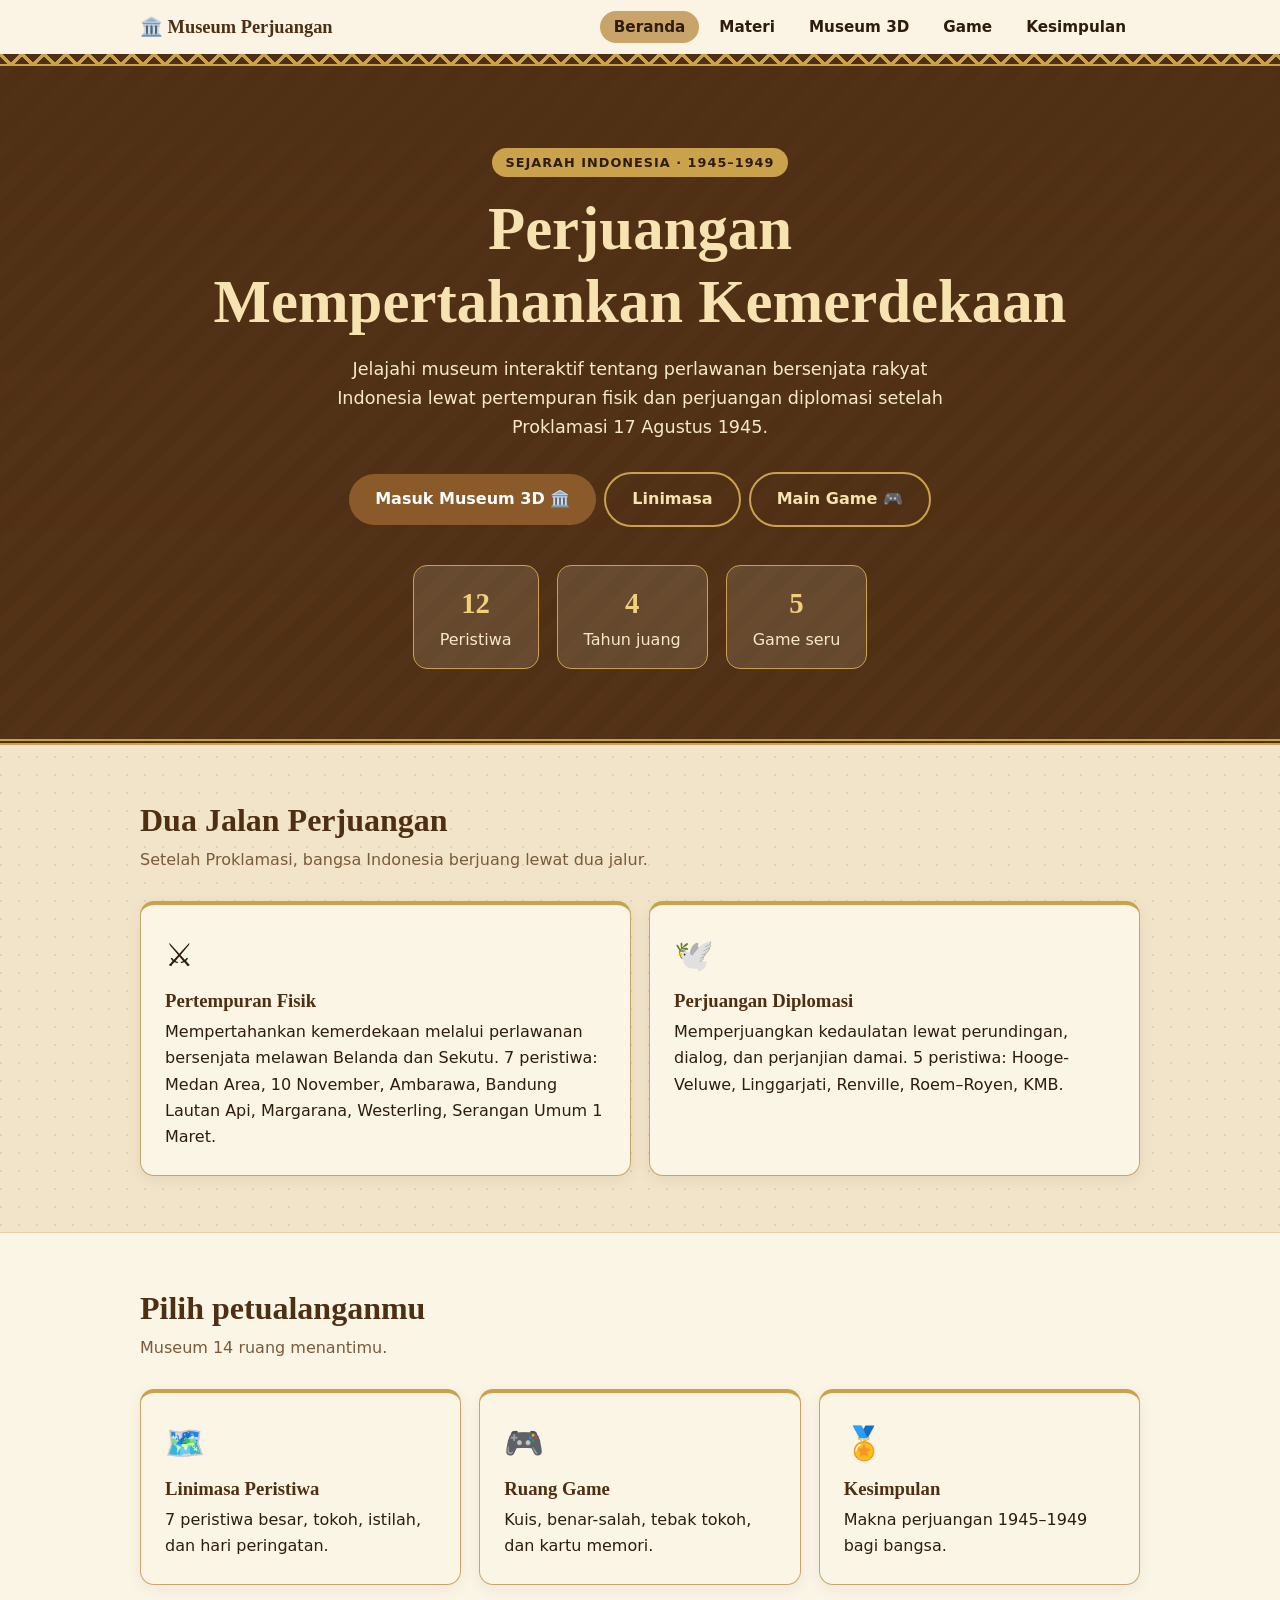
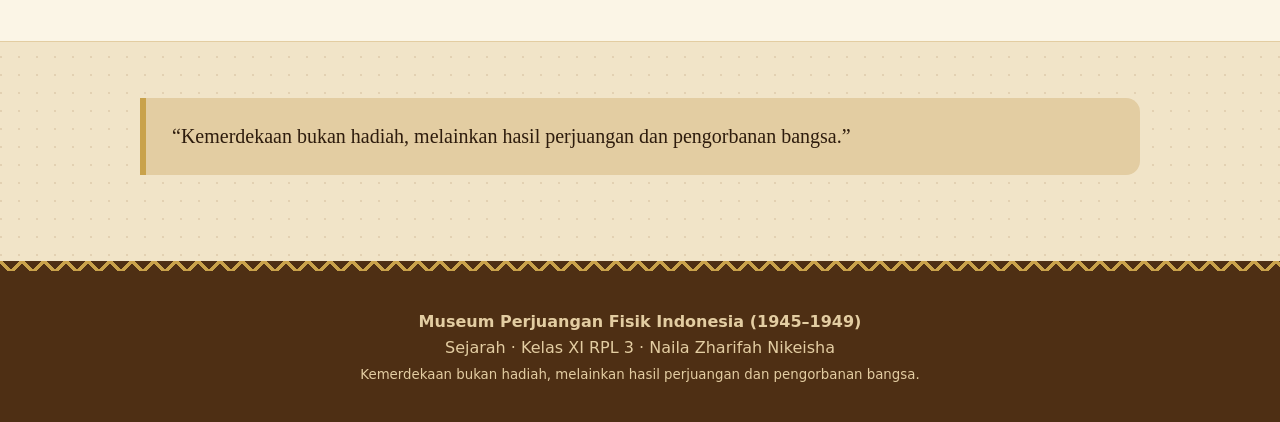
<file: index.html>
<!DOCTYPE html><html lang="id"><head><meta charset="utf-8"><meta name="viewport" content="width=device-width,initial-scale=1"><title>Beranda | Museum Perjuangan</title><link rel="stylesheet" href="style.css"></head><body><header id="nav"></header><div class="hero"><div class="wrap"><span class="tag">Sejarah Indonesia · 1945–1949</span><h1>Perjuangan<br>Mempertahankan Kemerdekaan</h1><p>Jelajahi museum interaktif tentang perlawanan bersenjata rakyat Indonesia lewat pertempuran fisik dan perjuangan diplomasi setelah Proklamasi 17 Agustus 1945.</p><a class="btn" href="museum.html">Masuk Museum 3D 🏛️</a><a class="btn o" href="materi.html">Linimasa</a><a class="btn o" href="game.html">Main Game 🎮</a>
<div class="stats"><div><b>12</b>Peristiwa</div><div><b>4</b>Tahun juang</div><div><b>5</b>Game seru</div></div></div></div>
<section><div class="wrap"><h2>Dua Jalan Perjuangan</h2><p class="sub">Setelah Proklamasi, bangsa Indonesia berjuang lewat dua jalur.</p><div class="grid"><div class="card"><div class="ic">⚔️</div><h3>Pertempuran Fisik</h3>Mempertahankan kemerdekaan melalui perlawanan bersenjata melawan Belanda dan Sekutu. 7 peristiwa: Medan Area, 10 November, Ambarawa, Bandung Lautan Api, Margarana, Westerling, Serangan Umum 1 Maret.</div><div class="card"><div class="ic">🕊️</div><h3>Perjuangan Diplomasi</h3>Memperjuangkan kedaulatan lewat perundingan, dialog, dan perjanjian damai. 5 peristiwa: Hooge-Veluwe, Linggarjati, Renville, Roem–Royen, KMB.</div></div></div></section>
<section class="alt"><div class="wrap"><h2>Pilih petualanganmu</h2><p class="sub">Museum 14 ruang menantimu.</p><div class="grid"><a class="card" href="materi.html"><div class="ic">🗺️</div><h3>Linimasa Peristiwa</h3>7 peristiwa besar, tokoh, istilah, dan hari peringatan.</a><a class="card" href="game.html"><div class="ic">🎮</div><h3>Ruang Game</h3>Kuis, benar-salah, tebak tokoh, dan kartu memori.</a><a class="card" href="kesimpulan.html"><div class="ic">🏅</div><h3>Kesimpulan</h3>Makna perjuangan 1945–1949 bagi bangsa.</a></div></div></section>
<section><div class="wrap"><blockquote>“Kemerdekaan bukan hadiah, melainkan hasil perjuangan dan pengorbanan bangsa.”</blockquote></div></section><footer id="ft"></footer><script src="data.js"></script><script src="app.js"></script></body></html>
</file>
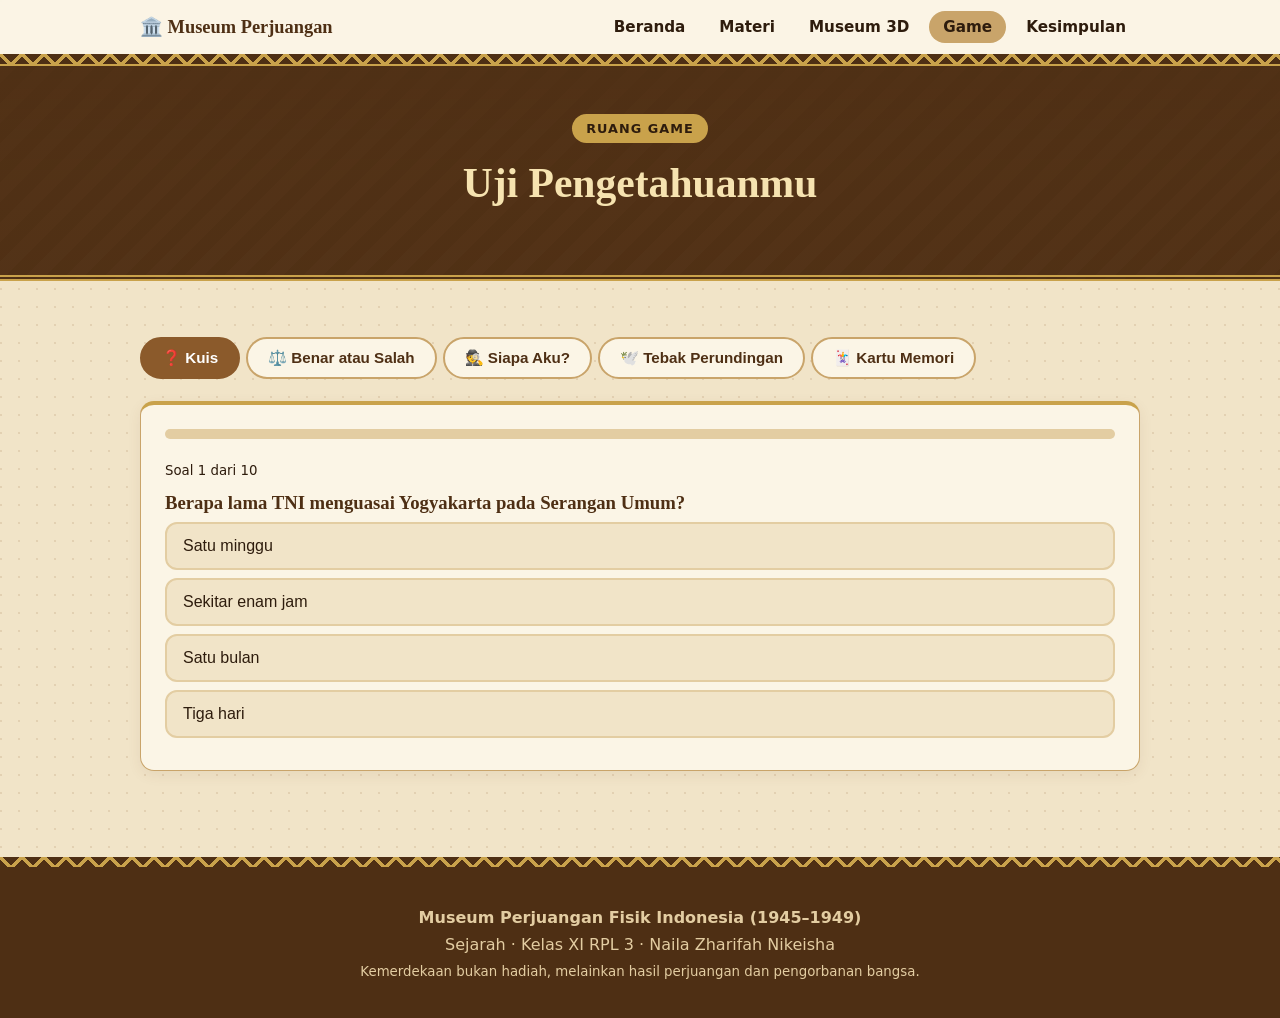
<file: game.html>
<!DOCTYPE html>
<html lang="id">
<head>
<meta charset="utf-8">
<meta name="viewport" content="width=device-width,initial-scale=1">
<title>Game | Museum Perjuangan</title>
<link rel="stylesheet" href="style.css">
</head>
<body>
<header id="nav"></header>

<div class="hero" style="padding:50px 0">
  <div class="wrap">
    <span class="tag">Ruang Game</span>
    <h1 style="font-size:2.6rem">Uji Pengetahuanmu</h1>
  </div>
</div>

<section>
  <div class="wrap">
    <div class="tabs">
      <button class="on" data-t="q">❓ Kuis</button>
      <button data-t="b">⚖️ Benar atau Salah</button>
      <button data-t="s">🕵️ Siapa Aku?</button>
      <button data-t="d">🕊️ Tebak Perundingan</button>
      <button data-t="k">🃏 Kartu Memori</button>
    </div>
    <div class="card">
      <div class="pane on" id="q"></div>
      <div class="pane" id="b"></div>
      <div class="pane" id="s"></div>
      <div class="pane" id="d"></div>
      <div class="pane" id="k"></div>
    </div>
  </div>
</section>

<footer id="ft"></footer>
<script src="data.js"></script>
<script src="app.js"></script>
<script src="game.js"></script>
</body>
</html>
</file>
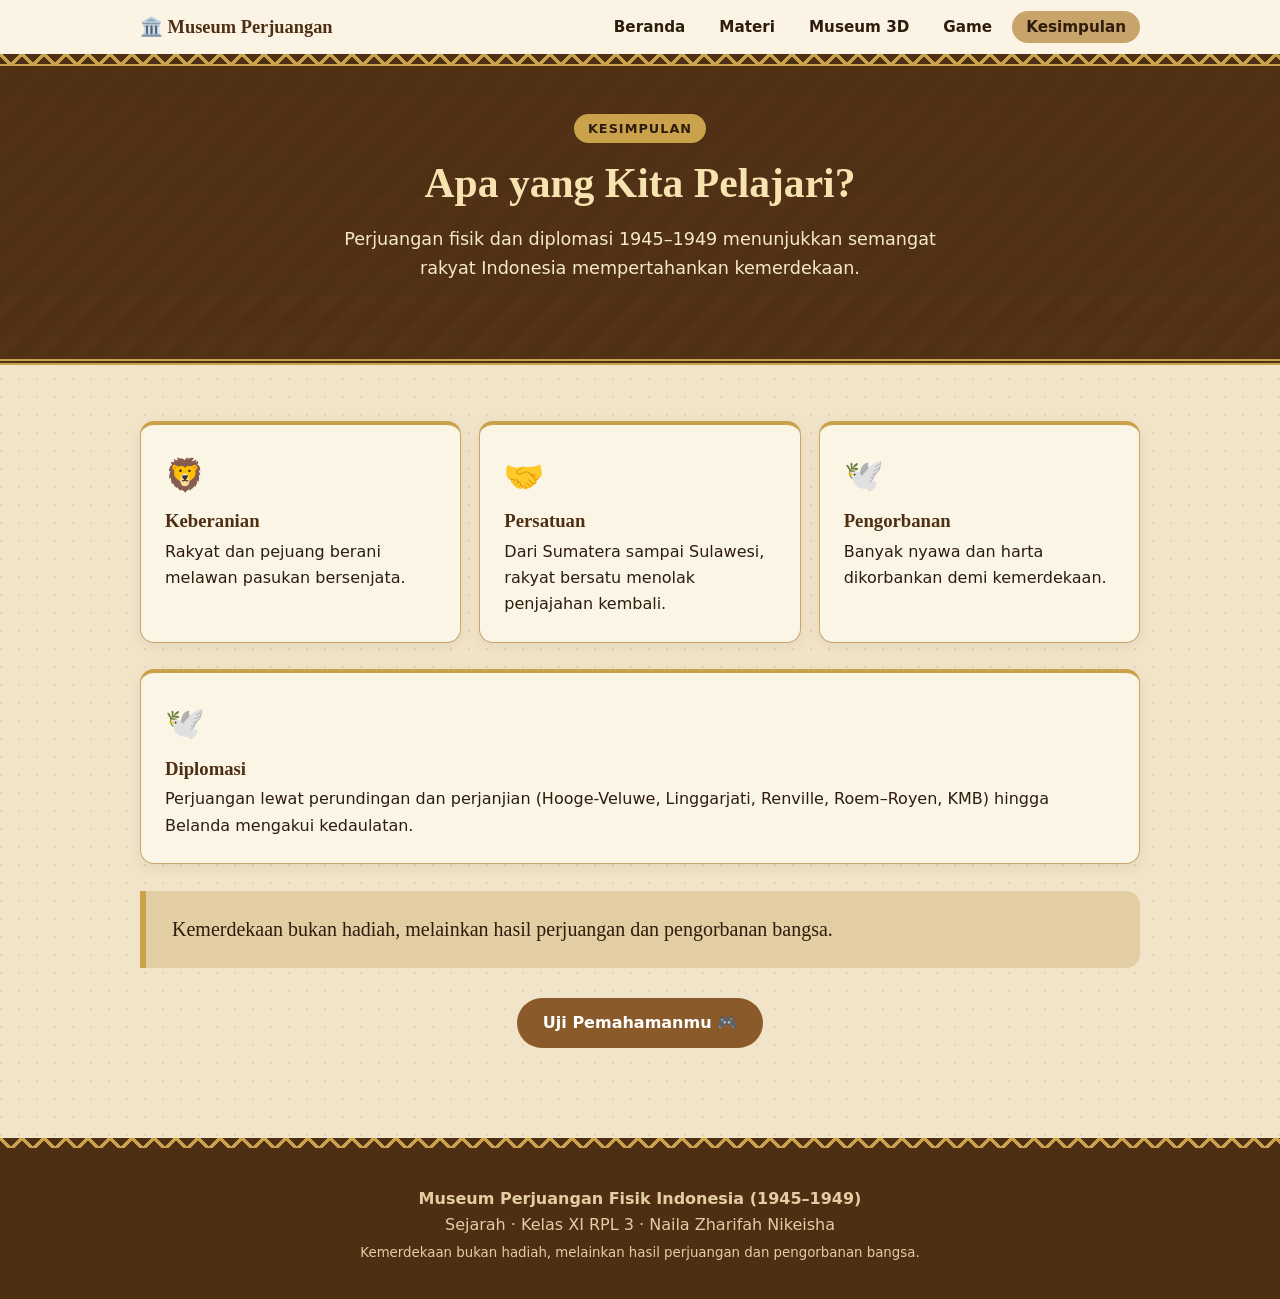
<file: kesimpulan.html>
<!DOCTYPE html><html lang="id"><head><meta charset="utf-8"><meta name="viewport" content="width=device-width,initial-scale=1"><title>Kesimpulan | Museum Perjuangan</title><link rel="stylesheet" href="style.css"></head><body><header id="nav"></header><div class="hero" style="padding:50px 0"><div class="wrap"><span class="tag">Kesimpulan</span><h1 style="font-size:2.6rem">Apa yang Kita Pelajari?</h1><p>Perjuangan fisik dan diplomasi 1945–1949 menunjukkan semangat rakyat Indonesia mempertahankan kemerdekaan.</p></div></div>
<section><div class="wrap"><div class="grid"><div class="card"><div class="ic">🦁</div><h3>Keberanian</h3>Rakyat dan pejuang berani melawan pasukan bersenjata.</div><div class="card"><div class="ic">🤝</div><h3>Persatuan</h3>Dari Sumatera sampai Sulawesi, rakyat bersatu menolak penjajahan kembali.</div><div class="card"><div class="ic">🕊️</div><h3>Pengorbanan</h3>Banyak nyawa dan harta dikorbankan demi kemerdekaan.</div></div><br><div class="grid"><div class="card"><div class="ic">🕊️</div><h3>Diplomasi</h3>Perjuangan lewat perundingan dan perjanjian (Hooge-Veluwe, Linggarjati, Renville, Roem–Royen, KMB) hingga Belanda mengakui kedaulatan.</div></div><br><blockquote>Kemerdekaan bukan hadiah, melainkan hasil perjuangan dan pengorbanan bangsa.</blockquote><p style="text-align:center;margin-top:26px"><a class="btn" href="game.html">Uji Pemahamanmu 🎮</a></p></div></section><footer id="ft"></footer><script src="data.js"></script><script src="app.js"></script></body></html>
</file>
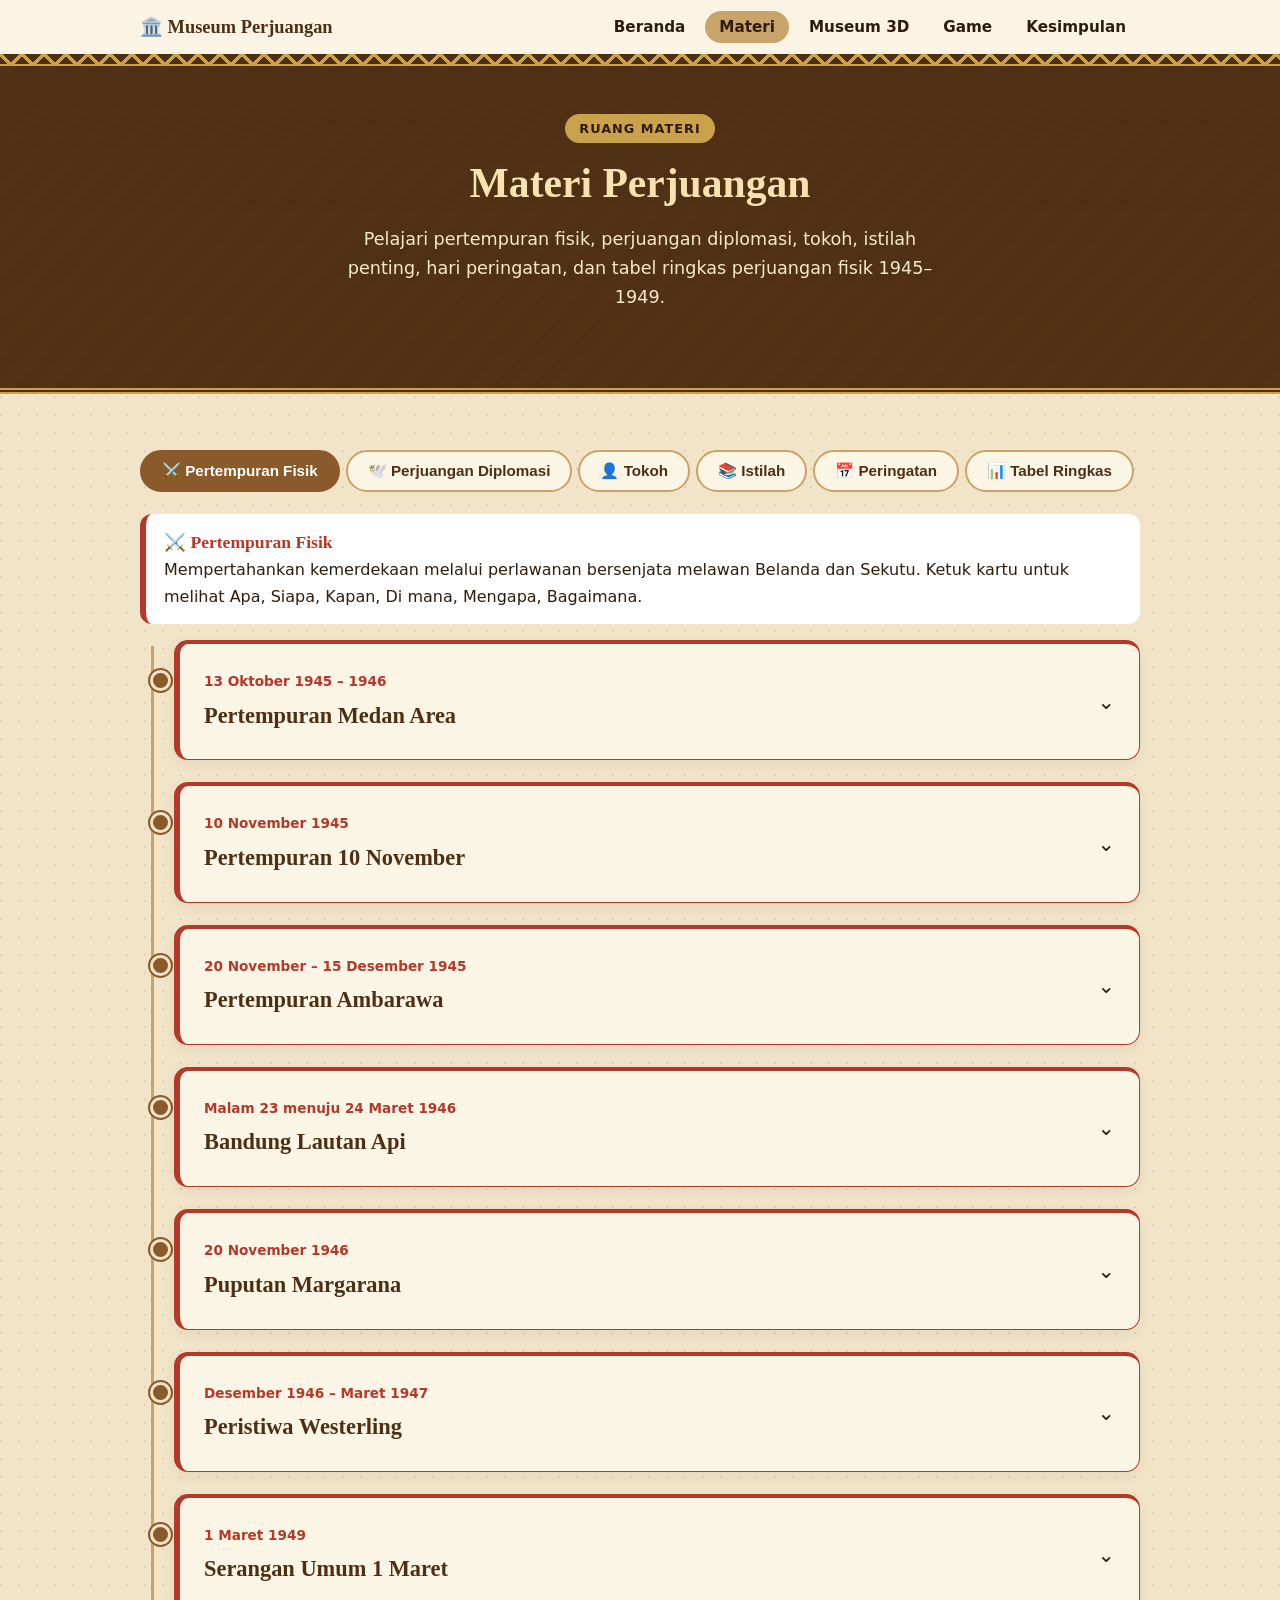
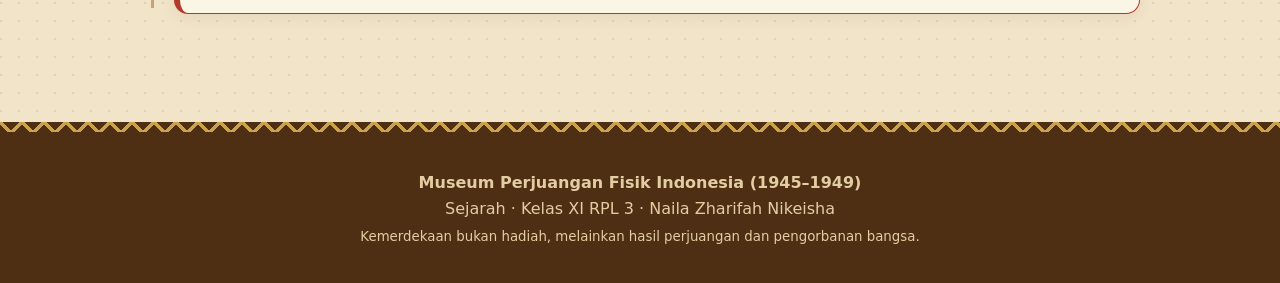
<file: materi.html>
<!DOCTYPE html>
<html lang="id">
<head>
<meta charset="utf-8">
<meta name="viewport" content="width=device-width,initial-scale=1">
<title>Materi | Museum Perjuangan</title>
<link rel="stylesheet" href="style.css">
</head>
<body>
<header id="nav"></header>

<div class="hero" style="padding:50px 0">
  <div class="wrap">
    <span class="tag">Ruang Materi</span>
    <h1 style="font-size:2.6rem">Materi Perjuangan</h1>
    <p>Pelajari pertempuran fisik, perjuangan diplomasi, tokoh, istilah penting, hari peringatan, dan tabel ringkas perjuangan fisik 1945–1949.</p>
  </div>
</div>

<section>
  <div class="wrap">
    <div class="tabs">
      <button class="on" data-t="p1">⚔️ Pertempuran Fisik</button>
      <button data-t="p6">🕊️ Perjuangan Diplomasi</button>
      <button data-t="p2">👤 Tokoh</button>
      <button data-t="p3">📚 Istilah</button>
      <button data-t="p4">📅 Peringatan</button>
      <button data-t="p5">📊 Tabel Ringkas</button>
    </div>
    <div class="pane on" id="p1"><div class="kind fz"><b>⚔️ Pertempuran Fisik</b>Mempertahankan kemerdekaan melalui perlawanan bersenjata melawan Belanda dan Sekutu. Ketuk kartu untuk melihat Apa, Siapa, Kapan, Di mana, Mengapa, Bagaimana.</div><div class="tl" id="tl"></div></div>
    <div class="pane" id="p6"><div class="kind dp"><b>🕊️ Perjuangan Diplomasi</b>Upaya mencapai, mempertahankan, atau memperjuangkan kedaulatan melalui perundingan, dialog, dan perjanjian damai alih-alih pertempuran bersenjata.</div><div class="tl" id="td"></div><div class="kind dp" style="margin-top:18px"><b>Kesimpulan</b>Perjuangan diplomasi adalah perjuangan melalui perundingan dan perjanjian untuk mempertahankan kemerdekaan serta mendapatkan pengakuan kedaulatan dari Belanda: Hooge-Veluwe, Linggarjati, Renville, Roem–Royen, dan KMB.</div></div>
    <div class="pane" id="p2"><p class="note">Tokoh-tokoh yang terlibat dalam peristiwa perjuangan fisik.</p><div class="grid" id="tk"></div></div>
    <div class="pane" id="p3"><p class="note">Istilah penting yang sering muncul pada materi perjuangan fisik.</p><div class="grid" id="is"></div></div>
    <div class="pane" id="p4"><p class="note">Materi tambahan: hari peringatan yang berkaitan dengan peristiwa perjuangan fisik.</p><div class="grid" id="pm"></div></div>
    <div class="pane" id="p5"><div class="ov" id="tb"></div></div>
  </div>
</section>

<footer id="ft"></footer>
<script src="data.js"></script>
<script src="app.js"></script>
<script src="materi.js"></script>
</body>
</html>
</file>
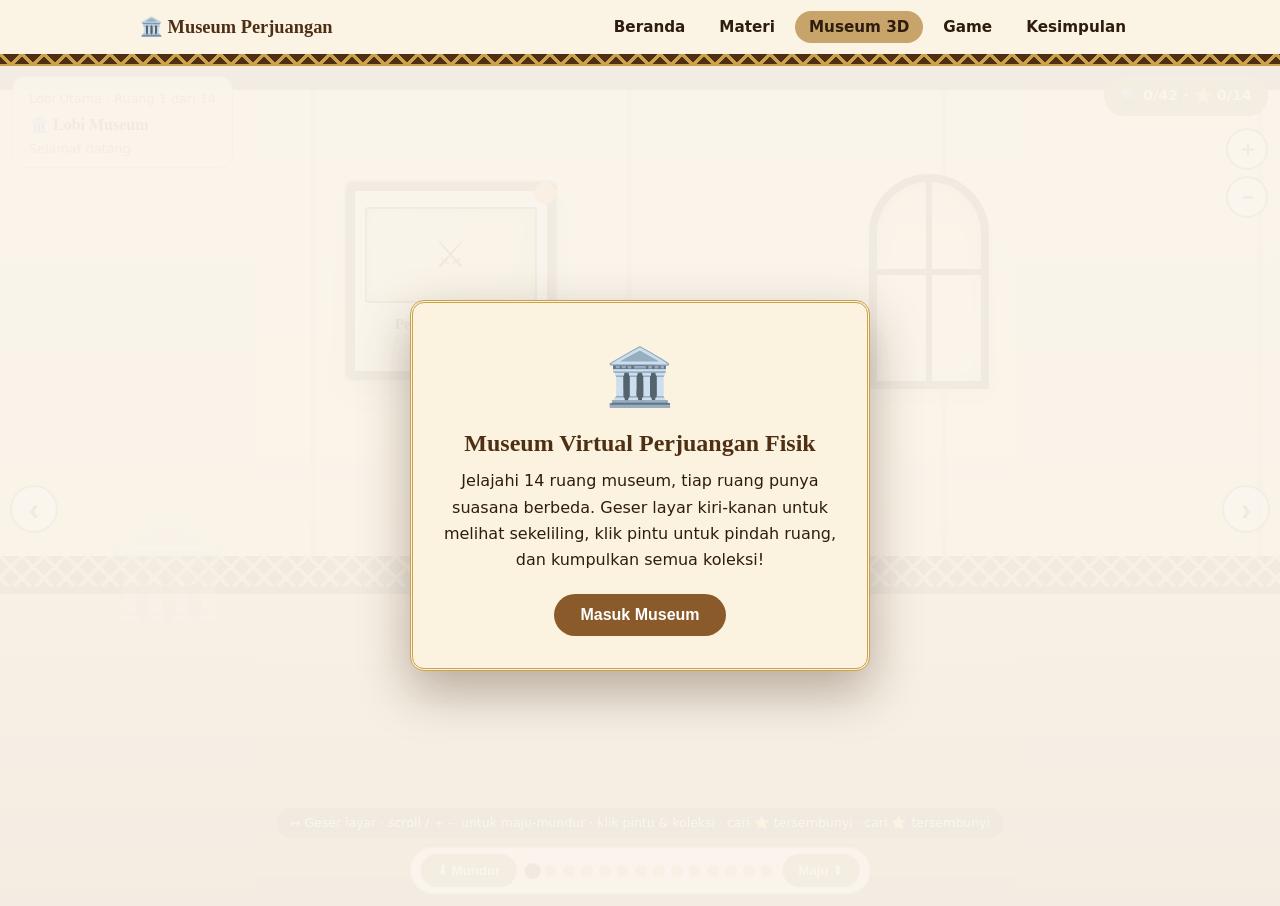
<file: museum.html>
<!DOCTYPE html>
<html lang="id">
<head>
<meta charset="utf-8">
<meta name="viewport" content="width=device-width,initial-scale=1">
<title>Museum 3D | Museum Perjuangan</title>
<link rel="stylesheet" href="style.css">
<link rel="stylesheet" href="museum.css">
</head>
<body class="mus">
<header id="nav"></header>
<main id="stage">
  <div id="zoom"><div id="pano"><div class="wall"></div><div class="floor"></div><div id="items"></div></div></div>
  <div id="hud"><div id="rt"></div></div>
  <div id="cnt"></div>
  <div id="zc"><button id="zi" aria-label="Perbesar">＋</button><button id="zo" aria-label="Perkecil">－</button></div>
  <button class="ar l" id="pl" aria-label="Geser kiri">‹</button>
  <button class="ar r" id="pr" aria-label="Geser kanan">›</button>
  <div id="hint">↔ Geser layar · scroll / ＋－ untuk maju-mundur · klik pintu & koleksi · cari ⭐ tersembunyi · cari ⭐ tersembunyi</div>
  <div id="ctl"><button id="back">⬇ Mundur</button><div id="dots"></div><button id="fwd">Maju ⬆</button></div>
  <div id="modal"></div>
  <div id="intro"><div class="mc"><div class="mi">🏛️</div><h2>Museum Virtual Perjuangan Fisik</h2><p>Jelajahi 14 ruang museum, tiap ruang punya suasana berbeda. Geser layar kiri-kanan untuk melihat sekeliling, klik pintu untuk pindah ruang, dan kumpulkan semua koleksi!</p><button class="btn" id="go">Masuk Museum</button></div></div>
</main>
<footer id="ft"></footer>
<script src="data.js"></script>
<script src="app.js"></script>
<script src="museum.js"></script>
</body>
</html>
</file>
<file: style.css>
:root{--c1:#f1e4c8;--c2:#e3cda2;--c3:#c9a46a;--c4:#8b5a2b;--c5:#4e2f14;--ink:#2e1c0d;--w:#fbf5e6;--r:14px;--gold:#c9a24b}
*{box-sizing:border-box;margin:0}html{scroll-behavior:smooth}
body{font-family:'Segoe UI',system-ui,sans-serif;background:var(--c1);color:var(--ink);line-height:1.65}
h1,h2,h3{font-family:Georgia,'Times New Roman',serif;line-height:1.2}
a{color:inherit}.wrap{max-width:1040px;margin:auto;padding:0 20px}
header{position:sticky;top:0;z-index:9;background:rgba(255,255,255,.92);backdrop-filter:blur(8px);border-bottom:3px double var(--c3)}
header .wrap{display:flex;align-items:center;justify-content:space-between;padding:12px 20px;position:relative}
.brand{font-family:Georgia,serif;font-weight:700;text-decoration:none;color:var(--c5);font-size:1.15rem}
nav a{margin-left:6px;padding:7px 14px;border-radius:99px;text-decoration:none;font-weight:600;font-size:.95rem}
nav a:hover,nav a.on{background:var(--c3);color:var(--ink)}#bt{display:none;background:none;border:0;font-size:1.6rem;cursor:pointer;color:var(--c5)}
.hero{background:linear-gradient(160deg,var(--c2),var(--w));text-align:center;padding:84px 0 70px;border-bottom:1px solid var(--c3)}
.tag{display:inline-block;background:var(--c3);color:var(--ink);padding:4px 14px;border-radius:99px;font-size:.8rem;font-weight:700;letter-spacing:.08em;text-transform:uppercase}
.hero h1{font-size:clamp(2.2rem,6vw,3.8rem);color:var(--c5);margin:16px 0}.hero p{max-width:620px;margin:0 auto 26px;font-size:1.1rem}
.btn{display:inline-block;background:var(--c4);color:#fff;padding:12px 26px;border-radius:99px;text-decoration:none;font-weight:700;border:0;cursor:pointer;font-size:1rem;margin:4px;transition:.2s}
.btn:hover{background:var(--c5);transform:translateY(-2px)}.btn.o{background:var(--w);color:var(--c5);border:2px solid var(--c4)}
section{padding:56px 0}section h2{font-size:2rem;color:var(--c5);margin-bottom:8px}.sub{color:#7a5a3a;margin-bottom:28px}
.grid{display:grid;grid-template-columns:repeat(auto-fit,minmax(230px,1fr));gap:18px}
.card{background:var(--w);border:1px solid var(--c2);border-radius:var(--r);padding:24px;box-shadow:0 4px 14px rgba(107,68,38,.08);transition:.25s}
a.card{text-decoration:none;display:block}.card:hover{transform:translateY(-5px);box-shadow:0 10px 24px rgba(107,68,38,.16)}
.card .ic{font-size:2rem}.card h3{margin:8px 0 6px;color:var(--c5)}
.stats{display:flex;gap:18px;justify-content:center;flex-wrap:wrap;margin-top:34px}.stats div{background:var(--w);border:1px solid var(--c3);border-radius:var(--r);padding:14px 26px}
.stats b{display:block;font-size:1.8rem;color:var(--c4);font-family:Georgia,serif}
.alt{background:var(--w);border-block:1px solid var(--c2)}
blockquote{background:var(--c2);border-left:6px solid var(--c4);padding:22px 26px;border-radius:0 var(--r) var(--r) 0;font-family:Georgia,serif;font-size:1.25rem}
.tl{position:relative;padding-left:34px}.tl:before{content:"";position:absolute;left:11px;top:6px;bottom:6px;width:3px;background:var(--c3)}
.ev{position:relative;margin-bottom:22px;opacity:0;transform:translateY(24px);transition:.6s}.ev.in{opacity:1;transform:none}
.ev:before{content:"";position:absolute;left:-30px;top:26px;width:15px;height:15px;border-radius:50%;background:var(--c4);border:3px solid var(--c1);box-shadow:0 0 0 2px var(--c4)}
.ev .hd{cursor:pointer;display:flex;justify-content:space-between;gap:12px;align-items:center}.ev .dt{font-size:.85rem;font-weight:700;color:var(--c4)}
.ev h3{font-size:1.4rem;color:var(--c5)}.ev .bd{display:none;margin-top:16px;gap:12px;grid-template-columns:repeat(auto-fit,minmax(220px,1fr))}.ev.open .bd{display:grid}
.ev .bd div{background:var(--c1);border-radius:12px;padding:12px 14px}.ev .bd small{display:block;font-weight:800;color:var(--c4);text-transform:uppercase;font-size:.72rem;letter-spacing:.06em}
.chev{transition:.3s;font-size:1.3rem}.ev.open .chev{transform:rotate(180deg)}
.tabs{display:flex;gap:8px;flex-wrap:wrap;margin-bottom:22px}.tabs button{padding:10px 20px;border-radius:99px;border:2px solid var(--c3);background:var(--w);font-weight:700;cursor:pointer;color:var(--c5);font-size:.95rem}
.tabs button.on{background:var(--c4);color:#fff;border-color:var(--c4)}.pane{display:none}.pane.on{display:block}
.bar{height:10px;background:var(--c2);border-radius:9px;overflow:hidden;margin-bottom:18px}.bar i{display:block;height:100%;width:0;background:var(--c4);transition:.4s}
.opt{display:block;width:100%;text-align:left;margin:8px 0;padding:13px 16px;background:var(--c1);border:2px solid var(--c2);border-radius:12px;font-size:1rem;cursor:pointer;color:var(--ink);transition:.15s}
.opt:hover:not(:disabled){border-color:var(--c4)}.ok{background:#e4f0d8!important;border-color:#6fa043!important}.no{background:#f7dcd6!important;border-color:#c0584a!important}
.fb{margin-top:12px;padding:12px 16px;border-radius:12px;background:var(--c2);display:none}.score{font-size:3rem;color:var(--c4);font-family:Georgia,serif}
.pick{display:grid;grid-template-columns:repeat(auto-fit,minmax(200px,1fr));gap:12px;margin:14px 0}
.chip{padding:14px;background:var(--c1);border:2px solid var(--c3);border-radius:14px;cursor:pointer;font-weight:600;text-align:center;font-size:1rem;color:var(--ink);transition:.15s}
.chip:hover{border-color:var(--c4);background:var(--c2)}.chip.done{background:#e4f0d8;border-color:#6fa043;pointer-events:none}.chip.sel{background:var(--c3);border-color:var(--c5)}
.shake{animation:sh .3s}@keyframes sh{25%{transform:translateX(-6px)}75%{transform:translateX(6px)}}
.cols{display:grid;grid-template-columns:1fr 1fr;gap:14px}.cols .chip{margin-bottom:10px}
footer{background:var(--c5);color:var(--c2);text-align:center;padding:34px 0;margin-top:30px}
@media(max-width:700px){#bt{display:block}nav{display:none;position:absolute;top:100%;right:20px;left:20px;background:var(--w);border:1px solid var(--c3);border-radius:14px;padding:10px;flex-direction:column}nav.open{display:flex}nav a{display:block;margin:2px 0}}

/* ===== Tema Jawa: sogan + emas + batik ceplok ===== */
:root{--bt:linear-gradient(45deg,transparent 44%,var(--gold) 44% 56%,transparent 56%) 0 0/22px 22px,linear-gradient(-45deg,transparent 44%,var(--gold) 44% 56%,transparent 56%) 0 0/22px 22px,var(--c5)}
body{background:var(--c1) radial-gradient(circle at 1px 1px,rgba(139,90,43,.14) 1px,transparent 1.5px) 0 0/18px 18px}
header{background:rgba(251,245,230,.96);border-bottom:0;box-shadow:0 2px 0 var(--gold)}
header:after{content:"";display:block;height:10px;background:var(--bt)}
.hero{background:linear-gradient(rgba(78,47,20,.9),rgba(78,47,20,.82)),repeating-linear-gradient(135deg,#6b4426 0 14px,#5a3719 14px 28px);color:#f6e9c9;border-bottom:6px double var(--gold)}
.hero h1{color:#f6e3b0}.hero .tag{background:var(--gold);color:#2e1c0d}
.hero .btn.o{background:transparent;color:#f6e3b0;border-color:var(--gold)}.hero .btn.o:hover{background:var(--gold);color:#2e1c0d}
.hero .stats div{background:rgba(251,245,230,.12);border-color:var(--gold);color:#f6e9c9}.hero .stats b{color:#f2cf7a}
.card{border:1px solid var(--c3);border-top:4px solid var(--gold)}
blockquote{border-left-color:var(--gold)}
footer{position:relative;padding-top:48px}footer:before{content:"";position:absolute;top:0;left:0;right:0;height:10px;background:var(--bt)}
.ov{overflow-x:auto}.tbl{width:100%;border-collapse:collapse;background:var(--w);min-width:640px}
.tbl th{background:var(--c5);color:#f6e3b0}.tbl td,.tbl th{padding:10px 12px;border:1px solid var(--c3);text-align:left;vertical-align:top;font-size:.92rem}
.dd{font-family:Georgia,serif;font-size:1.8rem;color:var(--c4);font-weight:700}.note{background:var(--c2);border-left:5px solid var(--gold);padding:10px 16px;border-radius:8px;margin-bottom:20px;font-size:.92rem}
.mem{display:grid;grid-template-columns:repeat(auto-fill,minmax(130px,1fr));gap:10px;margin-top:12px}
.mc2{min-height:104px;border-radius:12px;border:2px solid var(--gold);background:linear-gradient(135deg,var(--c4),var(--c5));color:#f6e3b0;font-size:1.7rem;cursor:pointer;padding:8px;font-family:inherit}
.mc2 .ft{display:none;font-size:.76rem;line-height:1.3}.mc2 .ft:not(.ar){font-size:1rem;font-weight:700}
.mc2.up,.mc2.done{background:var(--w);color:var(--ink)}.mc2.up .ft,.mc2.done .ft{display:block}.mc2.up .bk,.mc2.done .bk{display:none}
.mc2.done{border-color:#6fa043;background:#e4f0d8;pointer-events:none}

.kind{padding:14px 18px;border-radius:12px;margin-bottom:16px;border-left:6px solid;background:#fff}.kind b{display:block;font-family:Georgia,serif;font-size:1.1rem}
.kind.fz,.ev.fz{border-color:#b3392b}.kind.dp,.ev.dp{border-color:#1f6fb2}.ev.dp .dt,.kind.dp b{color:#1f6fb2}.ev.fz .dt,.kind.fz b{color:#b3392b}.ev.dp{border-left:6px solid #1f6fb2}.ev.fz{border-left:6px solid #b3392b}
.tabs{display:flex;flex-wrap:wrap;gap:6px}.ov{overflow-x:auto}.tbl{min-width:560px}
.cf{position:fixed;top:-30px;z-index:99;pointer-events:none;animation:cfa 2.2s ease-in forwards}@keyframes cfa{to{transform:translateY(110vh) rotate(540deg);opacity:.8}}
.toast{position:fixed;left:50%;bottom:24px;transform:translateX(-50%);z-index:99;background:var(--c5);color:#fff;padding:12px 18px;border-radius:14px;max-width:90vw;text-align:center;box-shadow:0 8px 24px rgba(0,0,0,.35);animation:tin .4s}@keyframes tin{from{opacity:0;transform:translate(-50%,20px)}}
@media(max-width:700px){.hero h1{font-size:2rem!important}.btn{margin:4px 2px}.card{padding:14px}.mem{grid-template-columns:repeat(3,1fr)}}
</file>
<file: museum.css>
body.mus{overflow:hidden;height:100dvh}.mus footer{display:none}
#stage{position:relative;height:calc(100dvh - 58px);overflow:hidden;cursor:grab;user-select:none;-webkit-user-select:none;touch-action:none;background:var(--c2)}
#zoom{position:absolute;inset:0}
#pano{position:absolute;top:0;left:0;height:100%;width:220%;--h:28}
.wall{position:absolute;inset:0 0 38% 0;background:repeating-linear-gradient(90deg,transparent 0 11%,rgba(107,68,38,.1) 11% calc(11% + 3px)),linear-gradient(hsl(var(--h) 50% 94%),hsl(var(--h) 45% 82%))}
.wall:before{content:"";position:absolute;left:0;right:0;top:0;height:5%;background:linear-gradient(var(--c5),hsl(var(--h) 40% 38%))}
.floor{position:absolute;inset:62% 0 0 0;border-top:8px solid var(--c5);background:repeating-linear-gradient(transparent 0 34px,rgba(0,0,0,.09) 34px 36px),repeating-linear-gradient(90deg,rgba(0,0,0,.08) 0 2px,transparent 2px 8%),linear-gradient(hsl(var(--h) 35% 66%),hsl(var(--h) 38% 40%))}
#items{position:absolute;inset:0}
.win{position:absolute;top:13%;width:120px;height:215px;transform:translateX(-50%);border:8px solid var(--c5);border-radius:60px 60px 0 0;background:var(--sky);box-shadow:inset 0 0 18px rgba(0,0,0,.25),0 6px 14px rgba(60,35,15,.2)}
.win:after{content:"";position:absolute;inset:0;background:linear-gradient(var(--c5),var(--c5)) center/6px 100% no-repeat,linear-gradient(var(--c5),var(--c5)) center 45%/100% 6px no-repeat}
.ex{position:absolute;top:14%;transform:translateX(-50%);cursor:pointer;transition:transform .2s}
.ex:hover{transform:translateX(-50%) scale(1.07)}
.fr{position:relative;width:210px;background:#fffdf8;border:9px solid #8a5a2e;outline:2px solid var(--c3);border-radius:6px;box-shadow:0 12px 24px rgba(60,35,15,.3);padding:16px 10px;text-align:center}
.fr .ic{font-size:3rem;line-height:1.2}.fr b{display:block;font-family:Georgia,serif;color:var(--c5);font-size:.95rem}
.hot{position:absolute;right:-9px;top:-9px;width:22px;height:22px;border-radius:50%;background:#e0903f;animation:pl 1.6s infinite}
@keyframes pl{0%{box-shadow:0 0 0 0 rgba(224,144,63,.7)}100%{box-shadow:0 0 0 16px transparent}}
.seen .hot{background:#6fa043;animation:none;color:#fff;font-size:.8rem;text-align:center;line-height:22px}.seen .hot:after{content:"✓"}
.big{top:30%}.big .fr{width:250px;background:radial-gradient(#fff,var(--c2))}.big .ic{font-size:5rem;animation:fl 3s ease-in-out infinite}
@keyframes fl{50%{transform:translateY(-10px)}}
.big:after{content:"";display:block;margin:8px auto 0;width:200px;height:26px;border-radius:50%;background:rgba(0,0,0,.28);filter:blur(6px)}
.door{position:absolute;bottom:38%;height:46%;width:110px;background:linear-gradient(#8a5a2e,#6b4426);border:8px solid #4a2f18;border-bottom:0;border-radius:60px 60px 0 0;color:#fff;text-align:center;font-size:.78rem;font-weight:700;display:flex;flex-direction:column;justify-content:center;cursor:pointer;text-decoration:none;line-height:1.3;padding:6px}
.door.l{left:1.5%}.door.r{right:1.5%}.door:hover{filter:brightness(1.25)}
#hud{position:absolute;top:12px;left:12px;background:rgba(255,255,255,.92);border:1px solid var(--c3);border-radius:14px;padding:8px 16px;pointer-events:none;max-width:60vw}
#rt b{display:block;font-family:Georgia,serif;color:var(--c5)}#rt small,#rt span{font-size:.8rem;color:#7a5a3a}#rt span{display:block}
#cnt{position:absolute;top:12px;right:12px;background:var(--c4);color:#fff;font-weight:700;border-radius:99px;padding:8px 16px;font-size:.9rem}
#zc{position:absolute;top:64px;right:12px;display:flex;flex-direction:column;gap:6px}
#zc button,.ar{width:42px;height:42px;border-radius:50%;border:2px solid var(--c4);background:rgba(255,255,255,.92);color:var(--c5);font-size:1.3rem;font-weight:700;cursor:pointer}
.ar{position:absolute;top:50%;width:48px;height:48px;font-size:2rem;line-height:1}.ar.l{left:10px}.ar.r{right:10px}
#zc button:hover,.ar:hover{background:var(--c3)}
#hint{position:absolute;bottom:68px;left:50%;transform:translateX(-50%);background:rgba(61,40,21,.8);color:#fff;padding:5px 14px;border-radius:99px;font-size:.78rem;white-space:nowrap;pointer-events:none;max-width:94vw;overflow:hidden;text-overflow:ellipsis}
#ctl{position:absolute;bottom:12px;left:50%;transform:translateX(-50%);display:flex;gap:10px;align-items:center;background:rgba(255,255,255,.94);border:1px solid var(--c3);border-radius:99px;padding:6px 10px}
#ctl button{background:var(--c4);color:#fff;border:0;border-radius:99px;padding:9px 16px;font-weight:700;cursor:pointer}#ctl button:hover{background:var(--c5)}
#dots{display:flex;gap:6px}#dots i{width:12px;height:12px;border-radius:50%;background:var(--c3);cursor:pointer}#dots i.on{background:var(--c5);transform:scale(1.35)}
#modal,#intro{position:absolute;inset:0;background:rgba(61,40,21,.55);display:none;align-items:center;justify-content:center;padding:16px;z-index:5;cursor:default}
#intro{display:flex;background:rgba(250,245,236,.95)}#modal.on{display:flex}
.mc{background:#fff;border:3px double var(--c4);border-radius:var(--r);padding:28px;max-width:460px;text-align:center;box-shadow:0 20px 50px rgba(60,35,15,.35);animation:pop .3s}
@keyframes pop{from{transform:scale(.85);opacity:0}}
.mi{font-size:3.5rem}.mc h2,.mc h3{color:var(--c5);margin:6px 0}.mc p{margin:10px 0 16px}.mc small{color:var(--c4);font-weight:700;text-transform:uppercase;font-size:.72rem}
.win2{background:var(--c2);border-radius:12px;padding:10px;font-weight:700}
@media(max-width:700px){#hint{display:none}.fr{width:170px}.big .fr{width:200px}#ctl button{padding:8px 12px}}

/* ===== Tema Jawa + gambar tiap materi ===== */
.wall{background:repeating-linear-gradient(90deg,transparent 0 11%,rgba(78,47,20,.14) 11% calc(11% + 3px)),linear-gradient(hsl(var(--h) 45% 80%),hsl(var(--h) 42% 66%))}
.wall:before{background:var(--bt);height:5%}
.wall:after{content:"";position:absolute;left:0;right:0;bottom:0;height:30px;background:var(--bt)}
.fr{background:#fbf3df;border:9px solid #5a3719;outline:2px solid var(--gold)}
.pic{height:96px;display:flex;align-items:center;justify-content:center;border:2px solid #5a3719;border-radius:3px;font-size:2.3rem;margin-bottom:8px;box-shadow:inset 0 0 14px rgba(78,47,20,.35)}
.big .pic{height:140px;font-size:4rem}.big .pic span{display:inline-block;animation:fl 3s ease-in-out infinite}
.fr small{display:block;color:var(--c4);font-size:.72rem;font-weight:700}
.door{background:linear-gradient(#6b4426,#3d2410);border-color:var(--gold);color:#f6e3b0}
.mc{background:#fbf3df;border-color:var(--gold)}.mc .pic{height:120px;font-size:3.6rem;margin:0 0 10px}
#hud{background:rgba(251,243,223,.95)}

.wall{background:var(--pat),linear-gradient(var(--wa),var(--wb))!important}.wall:before{background:var(--fb)!important}
.floor{background:repeating-linear-gradient(transparent 0 34px,rgba(0,0,0,.1) 34px 36px),linear-gradient(var(--fa),var(--fb))!important}
.door{background:linear-gradient(var(--dr),#1a1008)!important}
#fx{position:absolute;inset:0;pointer-events:none;overflow:hidden;z-index:3}#fx span{position:absolute;top:-8%;font-size:22px;opacity:.65;animation:fl linear infinite}@keyframes fl{to{transform:translateY(115vh) rotate(200deg)}}
.dc{position:absolute;top:50%;transform:translateX(-50%);font-size:clamp(50px,9vw,110px);opacity:.22;pointer-events:none}
.star{position:absolute;top:66%;transform:translateX(-50%);font-size:2.2rem;cursor:pointer;z-index:4;animation:tw 1.4s infinite alternate;filter:drop-shadow(0 0 8px gold)}@keyframes tw{from{transform:translateX(-50%) scale(.8) rotate(-12deg);opacity:.55}to{transform:translateX(-50%) scale(1.2) rotate(12deg);opacity:1}}
@media(max-width:700px){.win{width:70px;height:140px}.dc{opacity:.15}#hint{font-size:.7rem}}
</file>
